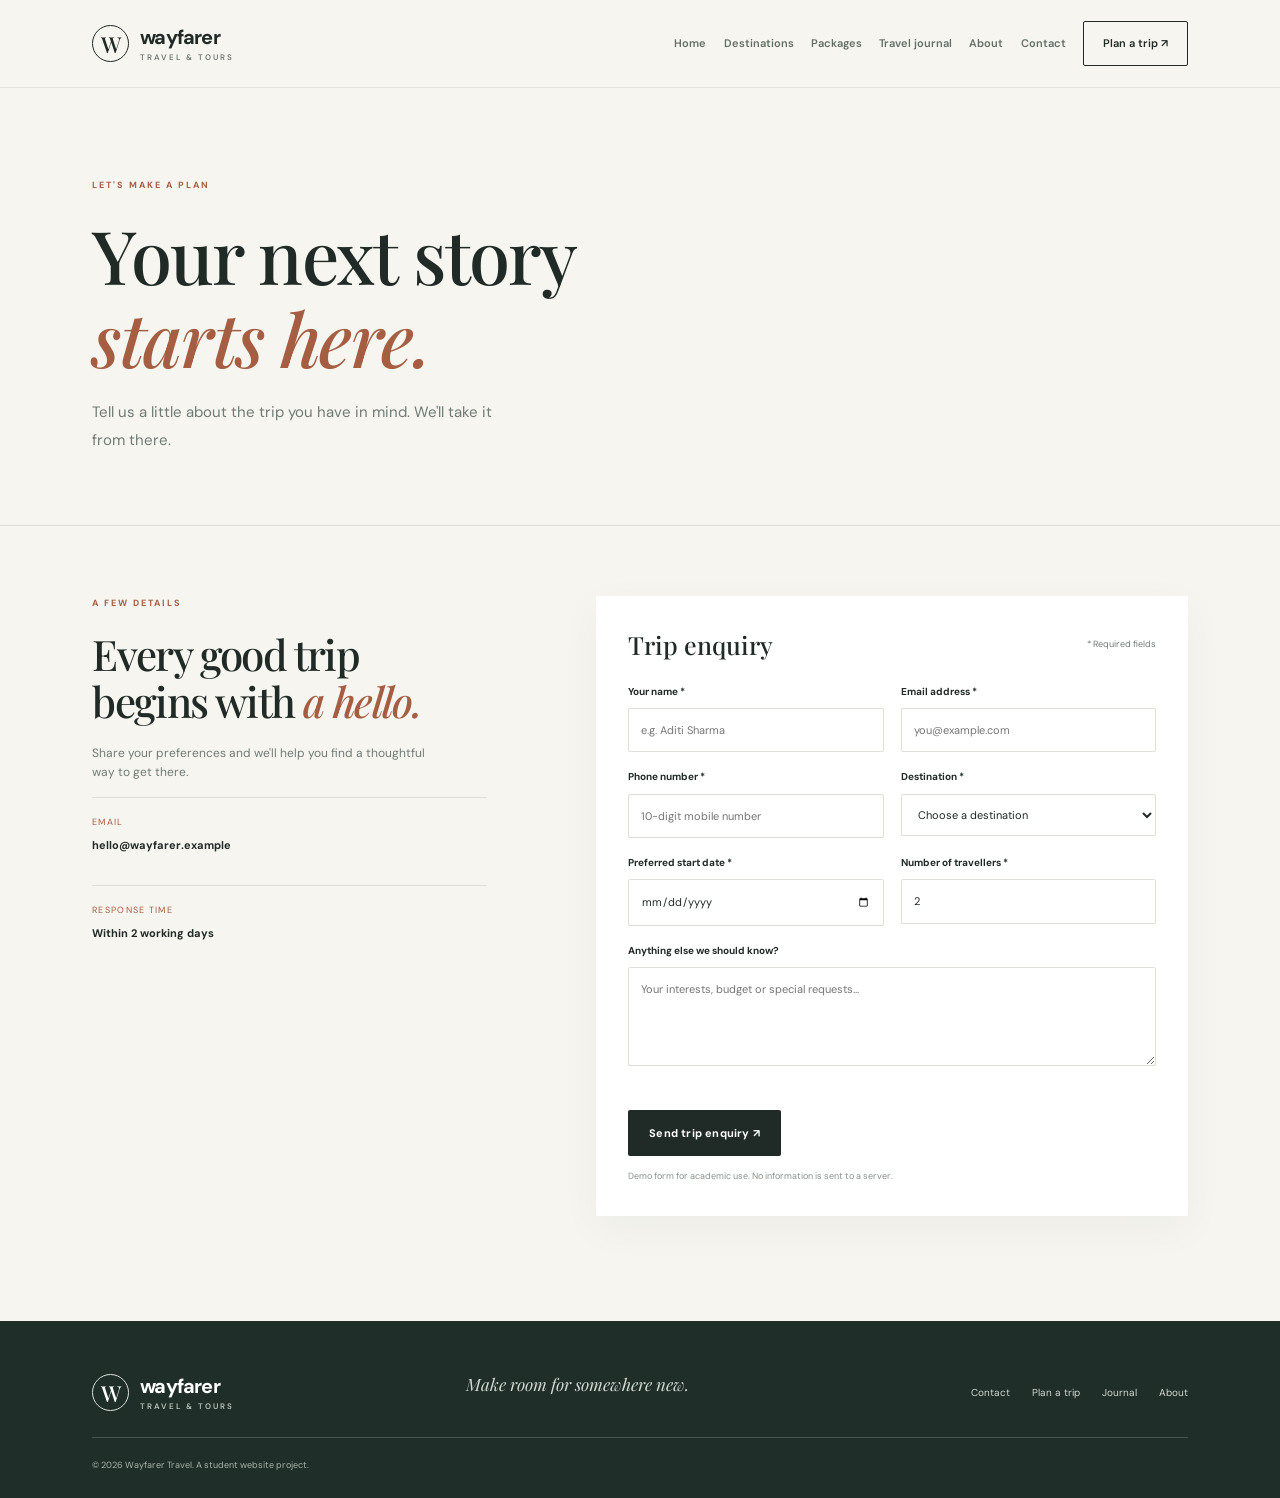
<file: booking.html>
<!DOCTYPE html>
<html lang="en">

<head>
    <meta charset="UTF-8">
    <meta name="viewport" content="width=device-width, initial-scale=1.0">
    <title>Plan a Trip | Wayfarer</title>
    <link
        href="https://fonts.googleapis.com/css2?family=DM+Sans:wght@400;500;600;700&family=Playfair+Display:wght@500;600;700&display=swap"
        rel="stylesheet">
    <link rel="stylesheet" href="css/style.css">
    <script src="js/main.js" defer></script>
</head>

<body>
    <header class="site-header"><a class="brand" href="index.html"><span
                class="brand-mark">W</span><span>wayfarer<small>TRAVEL & TOURS</small></span></a><button
            class="menu-toggle" type="button" aria-label="Open navigation" aria-controls="primary-navigation"
            aria-expanded="false">☰</button>
        <nav class="nav" id="primary-navigation" aria-label="Main navigation"><a href="index.html">Home</a><a
                href="destinations.html">Destinations</a><a href="packages.html">Packages</a><a
                href="travel-blog.html">Travel journal</a><a href="about.html">About</a><a
                href="contact.html">Contact</a><a class="nav-cta" href="booking.html">Plan a trip <span
                    aria-hidden="true">↗</span></a></nav>
    </header>
    <main>
        <section class="page-hero">
            <p class="eyebrow">LET'S MAKE A PLAN</p>
            <h1>Your next story<br><em>starts here.</em></h1>
            <p>Tell us a little about the trip you have in mind. We'll take it from there.</p>
        </section>
        <section class="section booking-layout">
            <div class="booking-aside">
                <p class="eyebrow">A FEW DETAILS</p>
                <h2>Every good trip<br>begins with <em>a hello.</em></h2>
                <p>Share your preferences and we'll help you find a thoughtful way to get there.</p>
                <div class="contact-detail"><small>EMAIL</small><b>hello@wayfarer.example</b></div>
                <div class="contact-detail"><small>RESPONSE TIME</small><b>Within 2 working days</b></div>
            </div>
            <form class="booking-form card-panel" id="booking-form" novalidate>
                <div class="form-title">
                    <h3>Trip enquiry</h3><span>* Required fields</span>
                </div>
                <div class="form-grid">
                    <div class="field"><label for="full-name">Your name *</label><input id="full-name" name="name"
                            type="text" placeholder="e.g. Aditi Sharma" required></div>
                    <div class="field"><label for="email">Email address *</label><input id="email" name="email"
                            type="email" placeholder="you@example.com" required></div>
                    <div class="field"><label for="phone">Phone number *</label><input id="phone" name="phone"
                            type="tel" placeholder="10-digit mobile number" required></div>
                    <div class="field"><label for="destination">Destination *</label><select id="destination"
                            name="destination" required>
                            <option value="">Choose a destination</option>
                            <option>Himachal Pradesh</option>
                            <option>Goa</option>
                            <option>Kerala</option>
                            <option>Jaipur</option>
                            <option>Rishikesh</option>
                            <option>Ladakh</option>
                        </select></div>
                    <div class="field"><label for="travel-date">Preferred start date *</label><input id="travel-date"
                            name="date" type="date" required></div>
                    <div class="field"><label for="travellers">Number of travellers *</label><input id="travellers"
                            name="travellers" type="number" min="1" max="20" value="2" required></div>
                    <div class="field full"><label for="message">Anything else we should know?</label><textarea
                            id="message" name="message" rows="4"
                            placeholder="Your interests, budget or special requests..."></textarea></div>
                </div>
                <p class="form-error" id="booking-error" role="alert"></p><button class="button button-dark"
                    type="submit">Send trip enquiry ↗</button>
                <p class="form-note">Demo form for academic use. No information is sent to a server.</p>
                <div class="success-message" id="booking-success" role="status" hidden>Thank you! Your trip enquiry has
                    been recorded in this demo.</div>
            </form>
        </section>
    </main>
    <footer class="footer"><a class="brand brand-footer" href="index.html"><span
                class="brand-mark">W</span><span>wayfarer<small>TRAVEL & TOURS</small></span></a>
        <p>Make room for somewhere new.</p>
        <div><a href="contact.html">Contact</a><a href="booking.html">Plan a trip</a><a
                href="travel-blog.html">Journal</a><a href="about.html">About</a></div><small>© 2026 Wayfarer Travel. A
            student website project.</small>
    </footer>
</body>

</html>
</file>
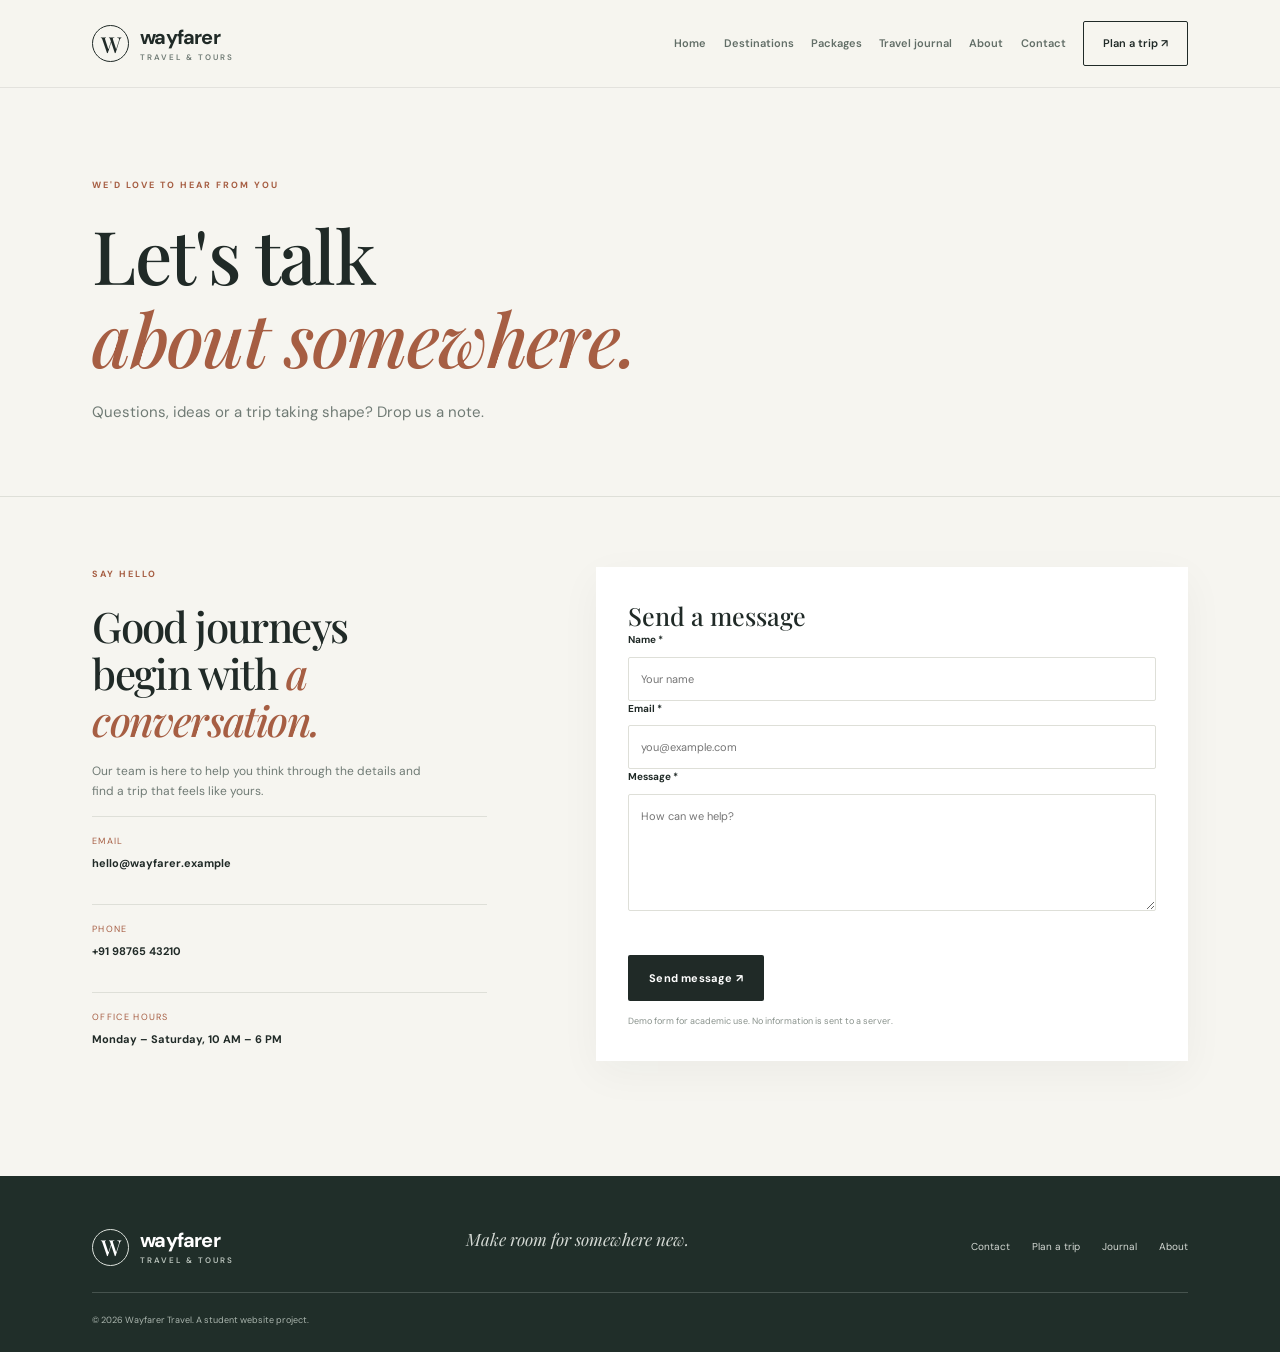
<file: contact.html>
<!DOCTYPE html>
<html lang="en">

<head>
    <meta charset="UTF-8">
    <meta name="viewport" content="width=device-width, initial-scale=1.0">
    <title>Contact | Wayfarer</title>
    <link
        href="https://fonts.googleapis.com/css2?family=DM+Sans:wght@400;500;600;700&family=Playfair+Display:wght@500;600;700&display=swap"
        rel="stylesheet">
    <link rel="stylesheet" href="css/style.css">
    <script src="js/main.js" defer></script>
</head>

<body>
    <header class="site-header"><a class="brand" href="index.html"><span
                class="brand-mark">W</span><span>wayfarer<small>TRAVEL & TOURS</small></span></a><button
            class="menu-toggle" type="button" aria-label="Open navigation" aria-controls="primary-navigation"
            aria-expanded="false">☰</button>
        <nav class="nav" id="primary-navigation" aria-label="Main navigation"><a href="index.html">Home</a><a
                href="destinations.html">Destinations</a><a href="packages.html">Packages</a><a
                href="travel-blog.html">Travel journal</a><a href="about.html">About</a><a
                href="contact.html">Contact</a><a class="nav-cta" href="booking.html">Plan a trip <span
                    aria-hidden="true">↗</span></a></nav>
    </header>
    <main>
        <section class="page-hero">
            <p class="eyebrow">WE'D LOVE TO HEAR FROM YOU</p>
            <h1>Let's talk<br><em>about somewhere.</em></h1>
            <p>Questions, ideas or a trip taking shape? Drop us a note.</p>
        </section>
        <section class="section contact-layout">
            <div>
                <p class="eyebrow">SAY HELLO</p>
                <h2>Good journeys<br>begin with <em>a conversation.</em></h2>
                <p>Our team is here to help you think through the details and find a trip that feels like yours.</p>
                <div class="contact-detail"><small>EMAIL</small><b>hello@wayfarer.example</b></div>
                <div class="contact-detail"><small>PHONE</small><b>+91 98765 43210</b></div>
                <div class="contact-detail"><small>OFFICE HOURS</small><b>Monday – Saturday, 10 AM – 6 PM</b></div>
            </div>
            <form class="contact-form card-panel" id="contact-form" novalidate>
                <h3>Send a message</h3>
                <div class="field"><label for="contact-name">Name *</label><input id="contact-name" required
                        placeholder="Your name"></div>
                <div class="field"><label for="contact-email">Email *</label><input id="contact-email" type="email"
                        required placeholder="you@example.com"></div>
                <div class="field"><label for="contact-message">Message *</label><textarea id="contact-message" rows="5"
                        required placeholder="How can we help?"></textarea></div>
                <p class="form-error" id="contact-error" role="alert"></p><button class="button button-dark"
                    type="submit">Send message ↗</button>
                <div class="success-message" id="contact-success" role="status" hidden>Thanks for reaching out. This
                    demo has recorded your message.</div>
                <p class="form-note">Demo form for academic use. No information is sent to a server.</p>
            </form>
        </section>
    </main>
    <footer class="footer"><a class="brand brand-footer" href="index.html"><span
                class="brand-mark">W</span><span>wayfarer<small>TRAVEL & TOURS</small></span></a>
        <p>Make room for somewhere new.</p>
        <div><a href="contact.html">Contact</a><a href="booking.html">Plan a trip</a><a
                href="travel-blog.html">Journal</a><a href="about.html">About</a></div><small>© 2026 Wayfarer Travel. A
            student website project.</small>
    </footer>
</body>

</html>
</file>
<file: css/style.css>
:root {
  --ink: #202a27;
  --muted: #707b75;
  --paper: #f6f5f0;
  --white: #fff;
  --line: #dedfd8;
  --accent: #a65e43;
  --sage: #dfe5dc;
  --serif: 'Playfair Display', Georgia, serif;
  --sans: 'DM Sans', Arial, sans-serif
}

* {
  box-sizing: border-box
}

html {
  scroll-behavior: smooth
}

body {
  margin: 0;
  background: var(--paper);
  color: var(--ink);
  font-family: var(--sans);
  font-size: 15px;
  line-height: 1.65
}

a {
  color: inherit;
  text-decoration: none
}

button,
input,
select,
textarea {
  font: inherit
}

.site-header {
  height: 88px;
  padding: 0 7.2%;
  display: flex;
  align-items: center;
  justify-content: space-between;
  border-bottom: 1px solid rgba(32, 42, 39, .09);
  background: rgba(246, 245, 240, .96);
  position: relative;
  z-index: 5
}

.brand {
  display: flex;
  align-items: center;
  gap: 11px;
  font-size: 20px;
  font-weight: 700;
  letter-spacing: -.8px;
  line-height: 1
}

.brand-mark {
  width: 37px;
  height: 37px;
  border: 1px solid var(--ink);
  border-radius: 50%;
  display: grid;
  place-items: center;
  font-family: var(--serif);
  font-size: 22px;
  font-weight: 500
}

.brand small {
  display: block;
  font-size: 8px;
  letter-spacing: 2px;
  font-weight: 600;
  margin-top: 6px;
  color: var(--muted)
}

.nav {
  display: flex;
  align-items: center;
  gap: 34px;
  font-size: 12px;
  font-weight: 600
}

.nav>a:not(.nav-cta) {
  color: #626e67;
  transition: color .2s
}

.nav>a:hover,
.nav>a.active {
  color: var(--ink)
}

.nav-cta {
  padding: 12px 19px;
  border: 1px solid var(--ink);
  border-radius: 2px
}

.menu-toggle {
  display: none;
  background: none;
  border: 0;
  font-size: 23px
}

.hero {
  min-height: 590px;
  display: grid;
  grid-template-columns: 48% 52%;
  padding: 62px 7.2% 58px;
  gap: 4.5%;
  align-items: center
}

.hero-copy {
  padding: 16px 0
}

.eyebrow {
  font-size: 9px;
  letter-spacing: 2px;
  font-weight: 700;
  color: var(--accent);
  margin: 0 0 21px
}

.eyebrow span {
  display: inline-block;
  width: 22px;
  height: 1px;
  background: var(--accent);
  vertical-align: middle;
  margin-right: 8px
}

h1,
h2,
h3,
p {
  margin-top: 0
}

h1,
h2 {
  font-family: var(--serif);
  font-weight: 500;
  letter-spacing: -1.6px;
  line-height: 1.12
}

h1 {
  font-size: clamp(44px, 5.4vw, 72px);
  margin-bottom: 24px
}

h2 {
  font-size: clamp(34px, 4vw, 49px);
  margin-bottom: 18px
}

h1 em,
h2 em {
  font-weight: 500;
  color: var(--accent)
}

.hero-text,
.page-hero>p:last-child {
  max-width: 430px;
  color: var(--muted);
  font-size: 15px;
  line-height: 1.9
}

.hero-actions {
  display: flex;
  align-items: center;
  gap: 26px;
  margin-top: 32px
}

.button {
  display: inline-flex;
  align-items: center;
  justify-content: center;
  gap: 22px;
  padding: 14px 21px;
  border: 0;
  border-radius: 2px;
  font-size: 11px;
  font-weight: 700;
  letter-spacing: .2px;
  cursor: pointer;
  transition: transform .2s, background .2s
}

.button:hover {
  transform: translateY(-2px)
}

.button-dark {
  background: var(--ink);
  color: white
}

.button-dark:hover {
  background: #35443e
}

.button-light {
  background: var(--paper);
  color: var(--ink)
}

.text-link {
  font-size: 11px;
  font-weight: 700;
  border-bottom: 1px solid #a9afa9;
  padding-bottom: 5px
}

.hero-note {
  display: flex;
  align-items: center;
  gap: 13px;
  margin-top: 54px;
  color: var(--muted);
  font-size: 10px
}

.hero-note b {
  color: var(--ink)
}

.avatar-stack {
  display: flex;
  padding-left: 4px
}

.avatar-stack i {
  width: 25px;
  height: 25px;
  border-radius: 50%;
  display: grid;
  place-items: center;
  background: #c7d0c4;
  border: 2px solid var(--paper);
  font-style: normal;
  font-size: 8px;
  margin-left: -5px;
  color: var(--ink)
}

.avatar-stack i:nth-child(2) {
  background: #d9b7a5
}

.avatar-stack i:nth-child(3) {
  background: #b7c4cb
}

.hero-visual {
  height: 465px;
  position: relative;
  overflow: hidden;
  background: #d5d8d1
}

.hero-slide {
  position: absolute;
  inset: 0;
  background-size: cover;
  background-position: center;
  opacity: 0;
  transition: opacity .7s
}

.hero-slide.active {
  opacity: 1
}

.hero-visual:after {
  content: "";
  position: absolute;
  inset: 45% 0 0;
  background: linear-gradient(transparent, rgba(0, 0, 0, .45));
  pointer-events: none
}

.image-caption {
  position: absolute;
  z-index: 1;
  bottom: 22px;
  left: 25px;
  right: 25px;
  display: flex;
  align-items: center;
  gap: 18px;
  color: #fff;
  font-size: 10px
}

.image-caption>span:first-child {
  opacity: .8
}

.image-caption b {
  font-size: 12px;
  font-weight: 500
}

.slide-controls {
  margin-left: auto;
  display: flex;
  gap: 7px
}

.slide-controls button,
.quote-controls button {
  width: 34px;
  height: 34px;
  border: 1px solid rgba(255, 255, 255, .7);
  background: transparent;
  color: white;
  border-radius: 50%;
  cursor: pointer
}

.trust-strip {
  padding: 21px 7.2%;
  display: flex;
  justify-content: space-between;
  gap: 15px;
  border-top: 1px solid var(--line);
  border-bottom: 1px solid var(--line);
  font-size: 9px;
  letter-spacing: 1.5px;
  font-weight: 700;
  color: #78827b
}

.section {
  padding: 105px 7.2%
}

.section-heading {
  display: flex;
  justify-content: space-between;
  align-items: end;
  margin-bottom: 42px
}

.section-heading .eyebrow {
  margin-bottom: 16px
}

.section-heading .text-link {
  margin-bottom: 12px
}

.destination-grid {
  display: grid;
  grid-template-columns: 1.35fr 1fr 1fr;
  gap: 18px
}

.destination-card {
  height: 390px;
  position: relative;
  overflow: hidden;
  color: white;
  background: #65716a
}

.destination-card.large {
  height: 430px
}

.destination-card img {
  width: 100%;
  height: 100%;
  object-fit: cover;
  transition: transform .6s
}

.destination-card:hover img {
  transform: scale(1.04)
}

.destination-card:after {
  content: "";
  position: absolute;
  inset: 30% 0 0;
  background: linear-gradient(transparent, rgba(0, 0, 0, .68))
}

.destination-card>div {
  position: absolute;
  z-index: 1;
  left: 24px;
  bottom: 24px
}

.destination-card small,
.destination-card span {
  font-size: 9px;
  letter-spacing: 1.3px
}

.destination-card h3 {
  font: 500 28px var(--serif);
  margin: 7px 0
}

.destination-card>div span {
  letter-spacing: 0;
  opacity: .85
}

.card-index {
  position: absolute;
  z-index: 1;
  top: 20px;
  left: 22px;
  font-size: 10px
}

.quote-band {
  background: #283a34;
  color: white;
  text-align: center;
  padding: 91px 20px
}

.quote-band .eyebrow {
  color: #d0a28d
}

.quote-band h2 {
  font-size: clamp(32px, 4vw, 48px);
  margin-bottom: 30px
}

.quote-band h2 em {
  color: #d0a28d
}

.testimonial-section {
  display: grid;
  grid-template-columns: 1fr 1.1fr;
  gap: 12%;
  align-items: center
}

.testimonial {
  border-top: 1px solid var(--line);
  padding-top: 25px;
  position: relative
}

.stars {
  color: var(--accent);
  letter-spacing: 3px;
  font-size: 12px
}

.testimonial blockquote {
  font: 500 25px/1.45 var(--serif);
  margin: 18px 0 25px;
  max-width: 540px
}

.quote-person b,
.quote-person span {
  display: block;
  font-size: 11px
}

.quote-person span {
  color: var(--muted);
  font-size: 10px;
  margin-top: 3px
}

.quote-controls {
  position: absolute;
  right: 0;
  bottom: 0;
  display: flex;
  gap: 7px
}

.quote-controls button {
  border-color: var(--line);
  color: var(--ink)
}

.footer {
  background: #202e29;
  color: #fff;
  padding: 52px 7.2% 25px;
  display: grid;
  grid-template-columns: 1fr 1fr 1fr;
  align-items: center;
  gap: 25px
}

.brand-footer .brand-mark {
  border-color: #dce1db
}

.brand-footer small {
  color: #b8c2bb
}

.footer>p {
  font: italic 17px var(--serif);
  color: #d4d9d4
}

.footer>div {
  display: flex;
  justify-content: flex-end;
  gap: 22px;
  font-size: 10px;
  color: #d4d9d4
}

.footer>small {
  grid-column: 1/-1;
  border-top: 1px solid #46534e;
  padding-top: 20px;
  color: #aab5ae;
  font-size: 9px
}

.page-hero {
  padding: 90px 7.2% 70px;
  border-bottom: 1px solid var(--line)
}

.page-hero h1 {
  font-size: clamp(48px, 6vw, 74px);
  margin-bottom: 18px
}

.page-hero>p:last-child {
  margin-bottom: 0
}

.section-top {
  padding-top: 65px
}

.search-row {
  display: flex;
  justify-content: space-between;
  align-items: center;
  margin-bottom: 30px
}

.search-box {
  width: min(440px, 100%);
  display: flex;
  gap: 12px;
  align-items: center;
  border-bottom: 1px solid #aeb5ae;
  padding: 9px 0
}

.search-box span {
  font-size: 24px;
  color: var(--muted)
}

.search-box input {
  border: 0;
  outline: 0;
  background: transparent;
  width: 100%;
  font-size: 12px
}

.result-count {
  font-size: 10px;
  color: var(--muted)
}

.destination-list {
  display: grid;
  grid-template-columns: 1fr 1fr;
  gap: 28px
}

.place-card {
  display: grid;
  grid-template-columns: 45% 1fr;
  gap: 22px;
  padding-bottom: 24px;
  border-bottom: 1px solid var(--line)
}

.place-card img {
  width: 100%;
  height: 190px;
  object-fit: cover
}

.place-card small,
.package-card small,
.journal-grid small {
  font-size: 9px;
  letter-spacing: 1.4px;
  color: var(--accent);
  font-weight: 700
}

.place-card h3,
.package-card h3,
.journal-grid h3 {
  font: 500 25px var(--serif);
  margin: 8px 0
}

.place-card p,
.package-card p,
.journal-grid p {
  font-size: 11px;
  color: var(--muted);
  line-height: 1.7
}

.place-card b {
  font-size: 10px
}

.empty-state {
  padding: 35px;
  color: var(--muted)
}

.package-grid {
  display: grid;
  grid-template-columns: repeat(3, 1fr);
  gap: 22px
}

.package-card {
  background: #fff
}

.package-card>img {
  width: 100%;
  height: 225px;
  object-fit: cover
}

.package-body {
  padding: 23px
}

.package-price {
  display: flex;
  align-items: baseline;
  gap: 7px;
  margin: 20px 0
}

.package-price b {
  font: 500 24px var(--serif)
}

.package-price span {
  font-size: 10px;
  color: var(--muted)
}

.calculator-section {
  background: var(--sage);
  display: grid;
  grid-template-columns: 1fr 1fr;
  gap: 12%;
  align-items: center
}

.calculator-section>div:first-child p:last-child {
  max-width: 390px;
  color: var(--muted);
  font-size: 13px
}

.card-panel {
  background: #fff;
  padding: 32px;
  box-shadow: 0 12px 40px rgba(32, 42, 39, .045)
}

.calculator label,
.field label {
  display: block;
  font-size: 10px;
  font-weight: 700;
  margin-bottom: 8px
}

.calculator select,
.calculator input,
.field input,
.field select,
.field textarea {
  width: 100%;
  padding: 12px;
  border: 1px solid var(--line);
  background: #fff;
  border-radius: 2px;
  font-size: 11px;
  color: var(--ink);
  outline: none
}

.calculator select:focus,
.calculator input:focus,
.field input:focus,
.field select:focus,
.field textarea:focus {
  border-color: #829187
}

.calc-fields {
  display: grid;
  grid-template-columns: 1fr 1fr;
  gap: 15px;
  margin-top: 18px
}

.estimate {
  border-top: 1px solid var(--line);
  margin-top: 24px;
  padding-top: 20px;
  display: flex;
  justify-content: space-between;
  align-items: center
}

.estimate span {
  font-size: 11px;
  color: var(--muted)
}

.estimate strong {
  font: 500 29px var(--serif)
}

.form-note {
  font-size: 9px;
  color: #89928c;
  margin: 13px 0 0
}

.detail-cover {
  height: 490px;
  position: relative;
  overflow: hidden;
  color: white
}

.detail-cover img {
  width: 100%;
  height: 100%;
  object-fit: cover
}

.detail-cover:after {
  content: "";
  position: absolute;
  inset: 0;
  background: linear-gradient(90deg, rgba(18, 30, 26, .7), rgba(18, 30, 26, .05))
}

.detail-cover>div {
  position: absolute;
  z-index: 1;
  top: 50%;
  left: 10%;
  transform: translateY(-50%);
  max-width: 500px
}

.detail-cover .eyebrow {
  color: #e0b19a
}

.detail-cover h1 {
  font-size: 68px
}

.detail-cover h1 em {
  color: #e0b19a
}

.detail-cover p:last-child {
  font-size: 13px
}

.detail-content {
  display: grid;
  grid-template-columns: 1fr 1fr;
  gap: 12%;
  align-items: center
}

.detail-copy p {
  font-size: 13px;
  color: var(--muted);
  line-height: 1.9
}

.detail-copy .button {
  margin-top: 12px
}

.detail-highlights {
  padding-top: 0;
  display: grid;
  grid-template-columns: repeat(3, 1fr);
  gap: 30px
}

.detail-highlights>div {
  border-top: 1px solid var(--line);
  padding-top: 18px
}

.detail-highlights small {
  font-size: 9px;
  color: var(--accent);
  letter-spacing: 1.3px
}

.detail-highlights h3 {
  font: 500 21px var(--serif);
  margin: 12px 0 6px
}

.detail-highlights p {
  font-size: 11px;
  color: var(--muted)
}

.booking-layout,
.contact-layout {
  display: grid;
  grid-template-columns: .8fr 1.2fr;
  gap: 10%;
  align-items: start;
  padding-top: 70px
}

.booking-aside h2,
.contact-layout h2 {
  font-size: 42px
}

.booking-aside>p:not(.eyebrow),
.contact-layout>div>p:not(.eyebrow) {
  font-size: 12px;
  color: var(--muted);
  max-width: 340px
}

.contact-detail {
  border-top: 1px solid var(--line);
  padding: 17px 0;
  margin-top: 14px
}

.contact-detail small,
.contact-detail b {
  display: block
}

.contact-detail small {
  font-size: 9px;
  letter-spacing: 1.3px;
  color: var(--accent);
  margin-bottom: 6px
}

.contact-detail b {
  font-size: 11px
}

.form-title {
  display: flex;
  justify-content: space-between;
  align-items: center;
  margin-bottom: 23px
}

.form-title h3,
.contact-form h3 {
  font: 500 25px var(--serif);
  margin: 0
}

.form-title span {
  font-size: 9px;
  color: var(--muted)
}

.form-grid {
  display: grid;
  grid-template-columns: 1fr 1fr;
  gap: 17px
}

.field.full {
  grid-column: 1/-1
}

.field textarea {
  resize: vertical
}

.booking-form>.button,
.contact-form>.button {
  margin-top: 12px
}

.form-error {
  font-size: 10px;
  color: #a43e31;
  min-height: 15px;
  margin: 10px 0 0
}

.success-message {
  margin-top: 15px;
  padding: 12px;
  background: #e6eee5;
  color: #365b3d;
  font-size: 11px
}

.journal-feature {
  display: grid;
  grid-template-columns: 1.1fr .9fr;
  gap: 7%;
  align-items: center;
  margin-bottom: 70px
}

.journal-feature img {
  width: 100%;
  height: 350px;
  object-fit: cover
}

.journal-feature h2 {
  font-size: 38px
}

.journal-feature p {
  font-size: 12px;
  color: var(--muted);
  max-width: 370px
}

.journal-grid {
  display: grid;
  grid-template-columns: repeat(3, 1fr);
  gap: 25px
}

.journal-grid img {
  width: 100%;
  height: 205px;
  object-fit: cover;
  margin-bottom: 18px
}

.journal-grid h3 {
  font-size: 22px
}

.contact-layout {
  padding-bottom: 110px
}

@media(max-width:900px) {
  .site-header {
    padding: 0 5%;
    height: 76px
  }

  .nav {
    gap: 17px
  }

  .hero {
    padding: 45px 5%;
    gap: 3%;
    grid-template-columns: 46% 54%
  }

  .hero-visual {
    height: 410px
  }

  .section,
  .page-hero {
    padding-left: 5%;
    padding-right: 5%
  }

  .destination-card,
  .destination-card.large {
    height: 350px
  }

  .footer {
    padding-left: 5%;
    padding-right: 5%
  }

  .place-card {
    grid-template-columns: 40% 1fr;
    gap: 15px
  }

  .booking-layout,
  .contact-layout {
    gap: 5%
  }
}

@media(max-width:680px) {
  .site-header {
    height: 70px
  }

  .menu-toggle {
    display: block
  }

  .nav {
    display: none;
    position: absolute;
    top: 70px;
    left: 0;
    right: 0;
    background: var(--paper);
    padding: 20px 6%;
    border-bottom: 1px solid var(--line);
    flex-direction: column;
    align-items: flex-start;
    gap: 18px
  }

  .nav.open {
    display: flex
  }

  .hero {
    display: flex;
    flex-direction: column;
    padding: 50px 6% 35px;
    gap: 35px
  }

  .hero-copy {
    width: 100%
  }

  .hero-visual {
    width: 100%;
    height: 340px
  }

  .hero-note {
    margin-top: 32px
  }

  .trust-strip {
    padding: 18px 6%;
    flex-wrap: wrap;
    justify-content: center;
    gap: 14px 25px;
    font-size: 8px
  }

  .section {
    padding: 70px 6%
  }

  .section-heading {
    align-items: start;
    gap: 15px
  }

  .section-heading .text-link {
    white-space: nowrap;
    margin-top: 32px
  }

  .destination-grid {
    grid-template-columns: 1fr 1fr;
    gap: 12px
  }

  .destination-card,
  .destination-card.large {
    height: 290px
  }

  .destination-card.large {
    grid-column: 1/-1
  }

  .quote-band {
    padding: 70px 6%
  }

  .testimonial-section {
    grid-template-columns: 1fr;
    gap: 25px
  }

  .testimonial blockquote {
    font-size: 22px;
    padding-right: 30px
  }

  .footer {
    grid-template-columns: 1fr;
    gap: 15px;
    padding: 40px 6% 22px
  }

  .footer>div {
    justify-content: flex-start
  }

  .footer>small {
    grid-column: auto
  }

  .page-hero {
    padding: 65px 6% 50px
  }

  .destination-list,
  .package-grid {
    grid-template-columns: 1fr
  }

  .place-card {
    grid-template-columns: 40% 1fr
  }

  .place-card img {
    height: 165px
  }

  .calculator-section,
  .detail-content,
  .booking-layout,
  .contact-layout,
  .journal-feature {
    grid-template-columns: 1fr;
    gap: 28px
  }

  .calculator-section {
    padding-top: 65px;
    padding-bottom: 65px
  }

  .detail-cover {
    height: 410px
  }

  .detail-cover>div {
    left: 7%
  }

  .detail-cover h1 {
    font-size: 55px
  }

  .detail-highlights {
    grid-template-columns: 1fr;
    padding-top: 0
  }

  .booking-layout,
  .contact-layout {
    padding-top: 50px
  }

  .journal-feature img {
    height: 260px
  }

  .journal-grid {
    grid-template-columns: 1fr
  }

  .journal-grid img {
    height: 230px
  }

  .form-grid {
    grid-template-columns: 1fr
  }

  .field.full {
    grid-column: auto
  }

  .card-panel {
    padding: 23px
  }

  .search-row {
    align-items: flex-start;
    flex-direction: column;
    gap: 12px
  }
}


/* Responsive refinements: tablet and mobile */
img {
  max-width: 100%;
}

body {
  overflow-x: hidden;
}

.site-header {
  gap: 20px;
}

.nav {
  white-space: nowrap;
}

@media (max-width: 1024px) {
  .site-header {
    padding-left: 4%;
    padding-right: 4%;
  }

  .nav {
    gap: 20px;
    font-size: 11px;
  }

  .nav-cta {
    padding: 11px 14px;
  }

  .hero {
    grid-template-columns: minmax(0, .9fr) minmax(0, 1.1fr);
  }

  .hero-visual {
    min-width: 0;
  }
}

@media (max-width: 680px) {
  .site-header {
    height: 68px;
    padding: 0 5%;
    position: relative;
  }

  .brand {
    font-size: 18px;
  }

  .brand-mark {
    width: 34px;
    height: 34px;
  }

  .menu-toggle {
    display: grid;
    place-items: center;
    width: 42px;
    height: 42px;
    color: var(--ink);
    cursor: pointer;
    border: 1px solid var(--line);
    border-radius: 3px;
  }

  .nav {
    display: none;
    position: absolute;
    top: 68px;
    left: 0;
    right: 0;
    z-index: 20;
    padding: 18px 5% 22px;
    background: var(--paper);
    border-bottom: 1px solid var(--line);
    box-shadow: 0 14px 22px rgba(32, 42, 39, .08);
    flex-direction: column;
    align-items: stretch;
    gap: 0;
    white-space: normal;
  }

  .nav.open {
    display: flex;
  }

  .nav>a:not(.nav-cta) {
    padding: 12px 2px;
    border-bottom: 1px solid var(--line);
    font-size: 13px;
  }

  .nav .nav-cta {
    margin-top: 15px;
    padding: 13px 16px;
    text-align: center;
    font-size: 12px;
  }

  .hero {
    display: flex;
    flex-direction: column;
    align-items: stretch;
    padding: 42px 5% 32px;
    gap: 28px;
    min-height: 0;
  }

  .hero-copy {
    padding: 0;
  }

  .hero h1 {
    font-size: clamp(40px, 11vw, 56px);
  }

  .hero-text {
    font-size: 14px;
  }

  .hero-actions {
    flex-wrap: wrap;
    gap: 18px;
  }

  .hero-visual {
    width: 100%;
    height: min(88vw, 360px);
    min-height: 245px;
  }

  .section {
    padding: 62px 5%;
  }

  .page-hero {
    padding: 58px 5% 42px;
  }

  .page-hero h1 {
    font-size: clamp(42px, 11vw, 58px);
  }

  .section-heading {
    flex-direction: column;
    align-items: flex-start;
  }

  .section-heading .text-link {
    margin: 0;
  }

  .destination-grid,
  .destination-list,
  .package-grid,
  .journal-grid {
    grid-template-columns: 1fr;
  }

  .destination-card,
  .destination-card.large {
    height: 300px;
    grid-column: auto;
  }

  .place-card {
    grid-template-columns: 1fr;
    gap: 13px;
  }

  .place-card img {
    height: 210px;
  }

  .calculator-section,
  .detail-content,
  .booking-layout,
  .contact-layout,
  .journal-feature,
  .testimonial-section {
    grid-template-columns: 1fr;
    gap: 25px;
  }

  .calculator-section {
    padding: 58px 5%;
  }

  .detail-cover {
    height: 370px;
  }

  .detail-cover>div {
    left: 6%;
    right: 6%;
    max-width: none;
  }

  .detail-cover h1 {
    font-size: clamp(42px, 10vw, 55px);
  }

  .detail-highlights {
    grid-template-columns: 1fr;
  }

  .journal-feature img,
  .journal-grid img {
    height: 230px;
  }

  .form-grid,
  .calc-fields {
    grid-template-columns: 1fr;
  }

  .field.full {
    grid-column: auto;
  }

  .card-panel {
    padding: 21px;
  }

  .search-row {
    flex-direction: column;
    align-items: stretch;
    gap: 14px;
  }

  .search-box {
    width: 100%;
  }

  .footer {
    grid-template-columns: 1fr;
    padding: 38px 5% 22px;
    gap: 16px;
  }

  .footer>div {
    justify-content: flex-start;
    flex-wrap: wrap;
    gap: 14px 20px;
  }

  .footer>small {
    grid-column: auto;
  }
}

@media (max-width: 380px) {
  .hero h1 {
    font-size: 39px;
  }

  .hero-actions .button {
    width: 100%;
  }

  .hero-actions {
    align-items: stretch;
  }

  .trust-strip {
    letter-spacing: .8px;
  }

  .detail-cover {
    height: 340px;
  }
}


/* Primary navigation: show all six content pages on wide screens; collapse cleanly on tablet/mobile. */
.site-header {
  min-width: 0;
}

.nav {
  gap: clamp(10px, 1.35vw, 19px);
  font-size: 11px;
}

.nav>a {
  white-space: nowrap;
}

@media (max-width: 1100px) {
  .site-header {
    height: 72px;
    padding-left: 5%;
    padding-right: 5%;
    position: relative;
  }

  .menu-toggle {
    display: grid;
    place-items: center;
    width: 42px;
    height: 42px;
    color: var(--ink);
    cursor: pointer;
    border: 1px solid var(--line);
    border-radius: 3px;
  }

  .nav {
    display: none;
    position: absolute;
    top: 72px;
    left: 0;
    right: 0;
    z-index: 30;
    padding: 14px 5% 22px;
    background: var(--paper);
    border-bottom: 1px solid var(--line);
    box-shadow: 0 14px 22px rgba(32, 42, 39, .08);
    flex-direction: column;
    align-items: stretch;
    gap: 0;
    white-space: normal;
  }

  .nav.open {
    display: flex;
  }

  .nav>a:not(.nav-cta) {
    padding: 11px 2px;
    border-bottom: 1px solid var(--line);
    font-size: 13px;
  }

  .nav .nav-cta {
    margin-top: 14px;
    padding: 13px 16px;
    text-align: center;
    font-size: 12px;
  }
}

@media (min-width: 1101px) {
  .menu-toggle {
    display: none;
  }

  .nav {
    display: flex;
  }
}
</file>
